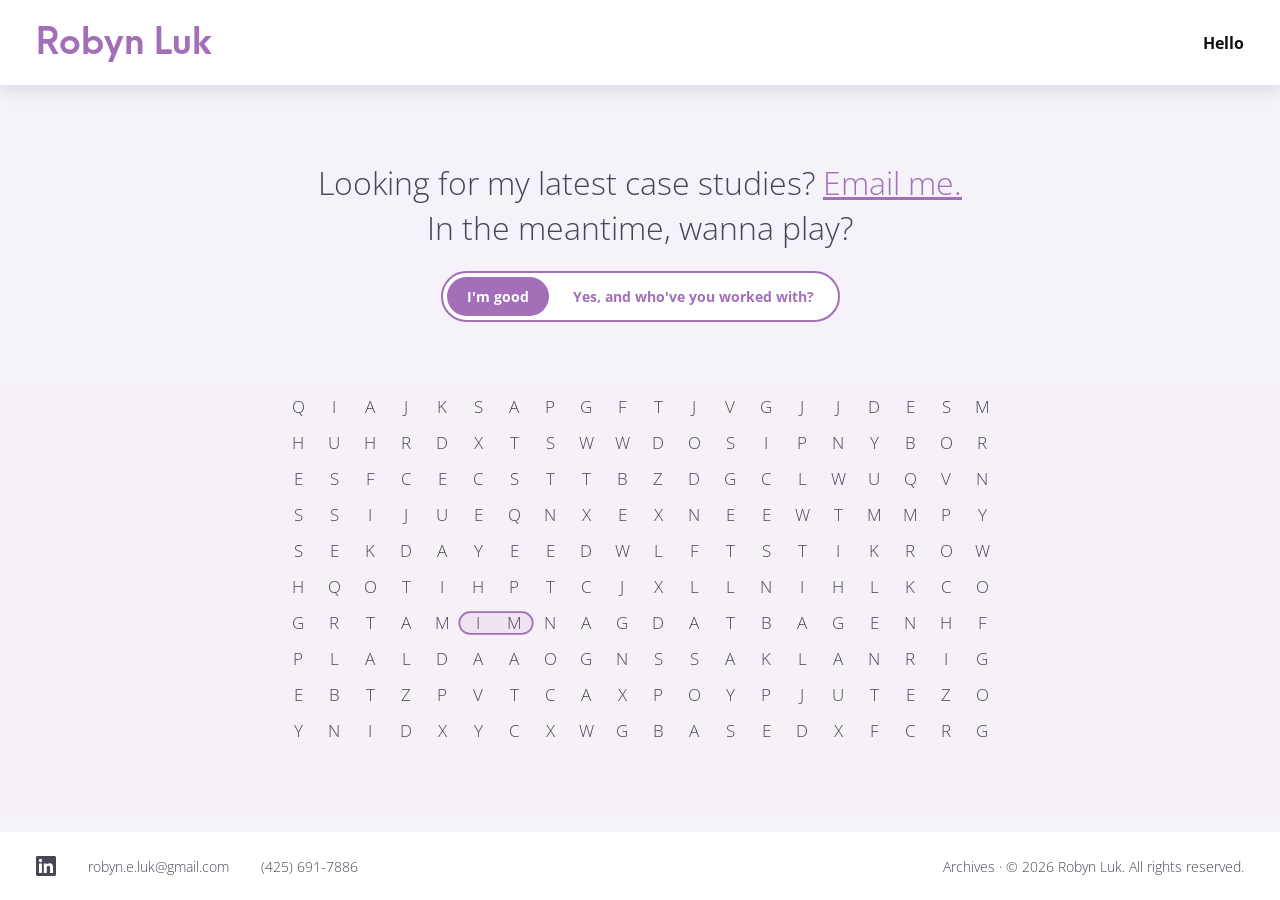
<file: index.html>
<!doctype html>
<html lang="en">
<head>
<meta charset="UTF-8" />
<meta name="viewport" content="width=device-width, initial-scale=1.0" />
<title>Robyn Luk — Product and Content Designer</title>
<meta name="description" content="Robyn Luk is a product and content designer based in Seattle. Play a quick word search to learn about her past clients and/or ask to see her portfolio.">
<link rel="preconnect" href="https://fonts.googleapis.com">
<link rel="preconnect" href="https://fonts.gstatic.com" crossorigin>
<link href="https://fonts.googleapis.com/css2?family=Open+Sans:wght@300;400;600;700;800&display=swap" rel="stylesheet">
<link rel="stylesheet" href="style.css">
</head>
<body>
<div class="page">
  <header class="nav">
    <a class="nav__logo" href="index.html">Robyn Luk</a>
    <nav class="nav__links">
      <a class="pill" href="hello.html">Hello</a>
    </nav>
  </header>

  <p class="tagline">
    Looking for my latest case studies?<br class="mobile-break" />
    <a href="mailto:robyn.e.luk@gmail.com">Email me.</a><br />
    In the meantime, wanna play?
  </p>

  <div class="bottom-bar">
    <div class="toggle" id="modeToggle" role="group" aria-label="Puzzle mode">
      <button type="button" class="toggle__option is-active" data-mode="auto">I'm good</button>
      <button type="button" class="toggle__option" data-mode="brain">Yes, and who've you worked with?</button>
    </div>
    <div class="checklist is-hidden" id="checklist"></div>
  </div>

  <main class="puzzle-area">
    <div class="grid-wrap" id="gridWrap">
      <div class="letters" id="letters"></div>
      <svg class="overlay" id="overlay"></svg>
    </div>
  </main>

  <footer class="site-footer">
    <div class="site-footer__contact">
      <a href="https://www.linkedin.com/in/robyn-luk-3834b85a" target="_blank" rel="noopener noreferrer" aria-label="LinkedIn">
        <svg width="20" height="20" viewBox="0 0 24 24" fill="currentColor" aria-hidden="true"><path d="M20.447 20.452h-3.554v-5.569c0-1.328-.027-3.037-1.852-3.037-1.853 0-2.136 1.445-2.136 2.939v5.667H9.351V9h3.414v1.561h.046c.477-.9 1.637-1.85 3.37-1.85 3.601 0 4.267 2.37 4.267 5.455v6.286zM5.337 7.433a2.062 2.062 0 1 1 0-4.124 2.062 2.062 0 0 1 0 4.124zM7.114 20.452H3.558V9h3.556v11.452zM22.225 0H1.771C.792 0 0 .774 0 1.729v20.542C0 23.227.792 24 1.771 24h20.451C23.2 24 24 23.227 24 22.271V1.729C24 .774 23.2 0 22.222 0h.003z"/></svg>
      </a>
      <a href="mailto:robyn.e.luk@gmail.com">robyn.e.luk@gmail.com</a>
      <a href="tel:+14256917886">(425) 691-7886</a>
    </div>
    <p class="site-footer__copyright"><a href="https://www.cargocollective.com/robynluk" target="_blank" rel="noopener noreferrer">Archives</a> &middot; &copy; 2026 Robyn Luk. All rights reserved.</p>
  </footer>

  <div class="modal" id="winModal" hidden>
    <div class="modal__card">
      <h2 id="modalTitle">Way to go</h2>
      <p id="modalSubtitle">When was the last time you were in flow state?</p>
      <button type="button" class="modal__restart" id="modalCta">Next level</button>
    </div>
  </div>
</div>

<script type="module" src="js/main.js"></script>
</body>
</html>
</file>
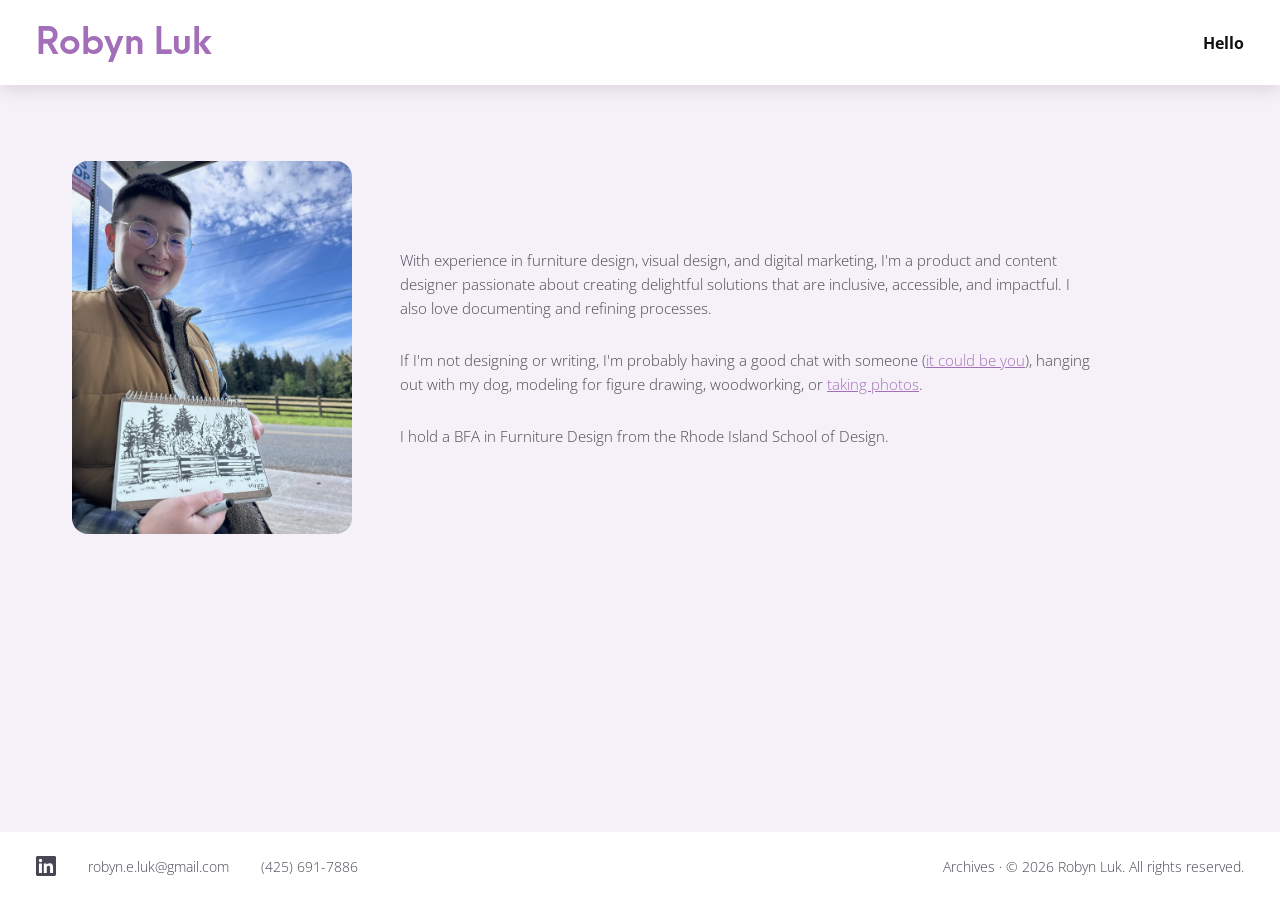
<file: hello.html>
<!doctype html>
<html lang="en">
<head>
<meta charset="UTF-8" />
<meta name="viewport" content="width=device-width, initial-scale=1.0" />
<title>Robyn Luk — Hello</title>
<link rel="preconnect" href="https://fonts.googleapis.com">
<link rel="preconnect" href="https://fonts.gstatic.com" crossorigin>
<link href="https://fonts.googleapis.com/css2?family=Open+Sans:wght@300;400;600;700;800&display=swap" rel="stylesheet">
<link rel="stylesheet" href="style.css">
</head>
<body>
<div class="page page--scroll">
  <header class="nav">
    <a class="nav__logo" href="index.html">Robyn Luk</a>
    <nav class="nav__links">
      <a class="pill" href="hello.html">Hello</a>
    </nav>
  </header>

  <main class="static-content">
    <div class="bio-layout">
      <figure class="bio-photo">
        <img src="assets/img/sketching.jpg" width="675" height="900" alt="Robyn holding up a pen-and-ink sketchbook drawing of trees and a fence, at a bus stop on a sunny day" />
      </figure>
      <div class="bio">
        <p>With experience in furniture design, visual design, and digital marketing, I'm a product and content designer passionate about creating delightful solutions that are inclusive, accessible, and impactful. I also love documenting and refining processes.</p>
        <p>If I'm not designing or writing, I'm probably having a good chat with someone (<a href="mailto:robyn.e.luk@gmail.com">it could be you</a>), hanging out with my dog, modeling for figure drawing, woodworking, or <a href="http://robynlukphotography.tumblr.com" target="_blank" rel="noopener noreferrer">taking photos</a>.</p>
        <p>I hold a BFA in Furniture Design from the Rhode Island School of Design.</p>
      </div>
    </div>
  </main>

  <footer class="site-footer">
    <div class="site-footer__contact">
      <a href="https://www.linkedin.com/in/robyn-luk-3834b85a" target="_blank" rel="noopener noreferrer" aria-label="LinkedIn">
        <svg width="20" height="20" viewBox="0 0 24 24" fill="currentColor" aria-hidden="true"><path d="M20.447 20.452h-3.554v-5.569c0-1.328-.027-3.037-1.852-3.037-1.853 0-2.136 1.445-2.136 2.939v5.667H9.351V9h3.414v1.561h.046c.477-.9 1.637-1.85 3.37-1.85 3.601 0 4.267 2.37 4.267 5.455v6.286zM5.337 7.433a2.062 2.062 0 1 1 0-4.124 2.062 2.062 0 0 1 0 4.124zM7.114 20.452H3.558V9h3.556v11.452zM22.225 0H1.771C.792 0 0 .774 0 1.729v20.542C0 23.227.792 24 1.771 24h20.451C23.2 24 24 23.227 24 22.271V1.729C24 .774 23.2 0 22.222 0h.003z"/></svg>
      </a>
      <a href="mailto:robyn.e.luk@gmail.com">robyn.e.luk@gmail.com</a>
      <a href="tel:+14256917886">(425) 691-7886</a>
    </div>
    <p class="site-footer__copyright"><a href="https://www.cargocollective.com/robynluk" target="_blank" rel="noopener noreferrer">Archives</a> &middot; &copy; 2026 Robyn Luk. All rights reserved.</p>
  </footer>
</div>
</body>
</html>
</file>
<file: style.css>
/* Arca Majora 3 (Bold) is a commercial display font (OH no Type Co),
   licensed and included here as assets/fonts/ArcaMajora3-Bold.woff2. */
@font-face {
  font-family: "Arca Majora 3";
  src: url("assets/fonts/ArcaMajora3-Bold.woff2") format("woff2");
  font-weight: 700;
  font-display: swap;
}

:root {
  --purple: #A36FB8;
  --purple-soft: rgba(163, 111, 184, 0.12);
  --ink: #474754;
  --bg: #f5f2fa;
  --grid-bg: #F6F1F8;
}

* { box-sizing: border-box; }

html, body {
  margin: 0;
  height: 100%;
  background: var(--bg);
  color: var(--ink);
  font-family: 'Open Sans', sans-serif;
}

.page {
  height: 100vh;
  display: flex;
  flex-direction: column;
  gap: 20px;
  overflow: hidden;
}

/* Used by pages whose content is naturally longer than one viewport (bio)
   — same nav/footer chrome as the home page, but scrolls normally instead
   of forcing everything above the fold. */
.page--scroll {
  height: auto;
  min-height: 100vh;
  overflow: visible;
  gap: 0;
}

.static-content {
  flex: 1 1 auto;
  background: var(--grid-bg);
  padding: 76px 72px 56px;
  display: flex;
  justify-content: center;
  /* Without this, flex's default align-items:stretch makes .bio-layout
     fill the section's full height instead of just its content height —
     which then breaks .bio's vertical centering against the photo, since
     it'd be centering within that oversized stretched box instead. */
  align-items: flex-start;
}

.bio-layout {
  display: flex;
  align-items: flex-start;
  gap: 48px;
  /* No width:100% here on purpose — .bio-layout should shrink-wrap its
     content (photo + gap + .bio's own capped width) so .static-content's
     justify-content:center actually centers the whole photo+text unit as
     a group, instead of stretching edge-to-edge and leaving the content
     stuck flush against the left side of that wide box. */
}

.bio-photo {
  flex: 0 0 280px;
  margin: 0;
}

.bio-photo img {
  width: 100%;
  height: auto;
  border-radius: 16px;
  display: block;
}

.bio {
  flex: 1 1 auto;
  align-self: center;
  max-width: 700px;
  width: 100%;
  font-family: 'Open Sans', sans-serif;
  font-weight: 300;
  font-size: 15px;
  line-height: 1.6;
  color: var(--ink);
}

.bio p {
  margin: 0 0 28px;
}

/* Without this, the last paragraph's own bottom margin still counts toward
   .bio's total box height with no visible content to show for it — since
   .bio is vertically centered as a whole box (align-self:center, below),
   that invisible trailing space pushes the actually-visible text above
   true center. Removing it is what makes the centering correct, not a
   nudge value. */
.bio p:last-child {
  margin-bottom: 0;
}

.bio a {
  color: var(--purple);
  text-decoration: underline;
}

.nav {
  flex: 0 0 auto;
  display: flex;
  align-items: center;
  justify-content: space-between;
  /* Right side is 24px tighter than the left: .pill's own 24px horizontal
     padding insets "Hello"'s visible text from its box edge, so trimming
     the box's own right inset by that much lines the visible text up at
     the same 36px inset as the logo's text on the left. */
  padding: 20px 12px 20px 36px;
  /* Without a fixed height, the nav's box height is derived from the
     logo text's rendered line height — which measurably differs by a few
     px between the very first paint and its settled state (web font
     metrics settling in), causing the whole nav to visibly grow/shrink
     once on load. A fixed height (matching the settled state, confirmed
     via direct measurement) keeps the box stable regardless; contents
     stay vertically centered within it via align-items:center above. */
  height: 85px;
  background: #fff;
  box-shadow: 0px 4px 18px 0px rgba(0, 0, 0, 0.12);
  position: relative;
  z-index: 5;
}

.nav__logo {
  font-family: "Arca Majora 3", "Poppins", "Open Sans", sans-serif;
  font-weight: 700;
  font-size: 36px;
  color: var(--purple);
  text-decoration: none;
  transition: color 0.15s ease;
}

.nav__logo:hover {
  color: #111;
}

.nav__links {
  display: flex;
  gap: 12px;
}

.pill {
  padding: 10px 24px;
  border-radius: 100px;
  background: #fff;
  color: #111;
  font-weight: 700;
  text-decoration: none;
  transition: color 0.15s ease;
}

.pill:hover {
  color: var(--purple);
}

.tagline {
  flex: 0 0 auto;
  margin: 56px 0 0;
  padding: 0 56px;
  text-align: center;
  font-family: 'Open Sans', sans-serif;
  font-weight: 300;
  font-size: 32px;
  line-height: 1.4;
  color: var(--ink);
}

/* Forces "Email me." onto its own line only where it's needed to avoid a
   widow/orphan (mobile) — hidden by default so tablet/desktop keep their
   natural (already widow-free) wrap instead of an unnecessary extra line. */
.tagline .mobile-break {
  display: none;
}

.tagline a {
  color: var(--purple);
  text-decoration: underline;
}

.puzzle-area {
  flex: 1 1 auto;
  min-height: 0;
  display: flex;
  align-items: flex-start;
  justify-content: center;
  /* This copy's layout puts the grid directly above the footer (no toggle in
     between), so its trailing gap is bumped to match the nav-to-intro gap. */
  padding: 0 56px 56px;
  background: var(--grid-bg);
}

.grid-wrap {
  position: relative;
}

.grid-wrap.is-interactive {
  cursor: url("[data-uri]") 12 19, pointer;
}

.letters {
  display: grid;
}

.letters .cell {
  position: relative;
  display: flex;
  align-items: center;
  justify-content: center;
  font-weight: 300;
  text-transform: uppercase;
  color: var(--ink);
  user-select: none;
  border-radius: 6px;
  transition: background 0.15s ease, transform 0.15s ease;
}

.letters .cell.is-shake {
  animation: shake 0.3s ease;
}

@keyframes shake {
  0%, 100% { transform: translateX(0); }
  25% { transform: translateX(-3px); }
  75% { transform: translateX(3px); }
}

.overlay {
  position: absolute;
  top: 0;
  left: 0;
  overflow: visible;
  pointer-events: none;
}

.overlay .capsule {
  fill: var(--purple);
  fill-opacity: 0;
  stroke: var(--purple);
  stroke-width: 1.75;
  transition: fill-opacity 1.4s ease-out;
}

.overlay .capsule.is-filled {
  fill-opacity: 0.1;
}

.overlay .drag-line {
  stroke: var(--purple);
  stroke-width: 3;
  stroke-linecap: round;
  opacity: 0;
}

/* Stands in for .drag-line's zero-length "dot" on mobile, where that dot's
   fixed 3px size reads as basically invisible — an actual circle around
   the first selected letter instead. */
.overlay .start-circle {
  fill: none;
  stroke: var(--purple);
  stroke-width: 2;
  opacity: 0;
}

.bottom-bar {
  flex: 0 0 auto;
  display: flex;
  flex-direction: column;
  align-items: center;
  gap: 30px;
  padding: 0 24px;
}

.site-footer {
  flex: 0 0 auto;
  display: flex;
  flex-direction: row;
  align-items: center;
  justify-content: space-between;
  gap: 24px;
  padding: 24px 36px;
  background: #fff;
  font-family: 'Open Sans', sans-serif;
  font-weight: 300;
  font-size: 14px;
  color: var(--ink);
}

.site-footer__copyright {
  margin: 0;
}

.site-footer__copyright a {
  color: var(--ink);
  text-decoration: none;
}

.site-footer__copyright a:hover {
  color: var(--purple);
}

.site-footer__contact {
  display: flex;
  align-items: center;
  gap: 32px;
}

.site-footer__contact a {
  color: var(--ink);
  text-decoration: none;
  display: flex;
  align-items: center;
}

.site-footer__contact a:hover {
  color: var(--purple);
}

.toggle {
  display: inline-flex;
  border: 2px solid var(--purple);
  border-radius: 100px;
  padding: 4px;
  gap: 4px;
  background: #fff;
}

.toggle__option {
  border: none;
  background: transparent;
  color: var(--purple);
  font-family: inherit;
  font-weight: 700;
  padding: 10px 20px;
  border-radius: 100px;
  cursor: pointer;
  font-size: 14px;
  transition: background 0.2s ease, color 0.2s ease;
}

.toggle__option.is-active {
  background: var(--purple);
  color: #fff;
}

.checklist {
  display: flex;
  flex-wrap: wrap;
  align-items: center;
  gap: 20px;
  justify-content: center;
  /* The checklist ships empty in the HTML and only gets its chips from
     main.js a moment later — without a reserved height, that first empty
     frame gives .puzzle-area extra room it then has to give back once the
     chips land, visible as the grid shrinking right after load. Reserving
     the settled single-row height here (measured directly) up front
     avoids that handoff entirely. */
  min-height: 17px;
}

/* Auto mode's checklist stays present but invisible — on desktop/tablet
   its space must stay reserved too (cell size there is height-sensitive,
   so removing the reservation would resize the grid on every mode
   switch). Mobile overrides this to actually collapse the space instead
   — see the mobile media query below. */
.checklist.is-hidden {
  visibility: hidden;
}

.checklist .chip {
  color: var(--purple);
  font-size: 12px;
  font-weight: 700;
  text-transform: uppercase;
}

.checklist .chip.is-found {
  text-decoration: line-through;
  opacity: 0.45;
}

.modal {
  position: fixed;
  inset: 0;
  background: rgba(30, 20, 45, 0.55);
  display: flex;
  align-items: center;
  justify-content: center;
  z-index: 50;
}

.modal[hidden] {
  display: none;
}

.modal__card {
  background: #fff;
  border-radius: 20px;
  padding: 32px 40px;
  text-align: center;
  max-width: 480px;
  width: 90%;
  min-height: 224px;
  display: flex;
  flex-direction: column;
  justify-content: center;
}

.modal__card h2 {
  color: var(--ink);
  margin: 0 0 8px;
}

.modal__restart {
  align-self: center;
  margin-top: 8px;
  padding: 10px 24px;
  border-radius: 100px;
  border: none;
  background: var(--purple);
  color: #fff;
  font-weight: 700;
  cursor: pointer;
}

/* Tablet: the desktop layout's fixed 56px/40px side paddings are too wide
   once the viewport itself shrinks toward this range — everything else
   (100vh/overflow:hidden, single-row toggle/checklist/footer) still fits,
   so only side padding gets dialed back here. */
@media (max-width: 1024px) {
  /* Lighter than the desktop stroke — on touch devices (tablet and mobile,
     both covered by this max-width) the default weight reads as a bit
     heavy against the letters. */
  .overlay .capsule {
    stroke-width: 1.3;
  }

  .tagline {
    padding: 0 28px;
  }

  .puzzle-area {
    padding: 0 28px 28px;
  }

  .static-content {
    padding: 56px 72px 28px;
  }

  /* Narrower tablet widths squeeze .bio's column enough that its text can
     wrap taller than the photo, breaking the vertical-centering — the
     smaller font trims line count to compensate for the wider gap here,
     without touching the photo itself. */
  .bio-layout {
    gap: 40px;
  }

  .bio {
    font-size: 14px;
  }

  .bottom-bar {
    padding: 0 16px;
  }

  /* Tablet widths wrap the checklist to more than one row — reserve that
     settled height too (same reasoning as the base rule above). */
  .checklist {
    min-height: 53px;
  }
}

/* Mobile: the desktop layout genuinely breaks below this width (grid runs
   off-screen, toggle/checklist/footer rows have nowhere to wrap), so this
   switches to a normal scrolling page with tighter, stacked chrome. The
   grid itself also gets narrower/taller dimensions, set responsively in
   js/main.js (ROWS/COLS), to match this breakpoint. */
@media (max-width: 640px) {
  .page {
    height: auto;
    min-height: 100vh;
    overflow: visible;
    gap: 12px;
  }

  .nav {
    padding: 12px 0;
    height: 66px;
  }

  .nav__logo {
    /* .pill's own 24px horizontal padding insets "Hello"'s visible text
       further from the edge than the logo's bare text — match it so both
       read as equally far from the edge, not lopsided. */
    margin-left: 24px;
    font-size: 24px;
  }

  .tagline {
    margin: 20px 0 0;
    padding: 0 24px;
    font-size: 20px;
  }

  .tagline .mobile-break {
    display: inline;
  }

  /* Deliberately tighter than the nav/tagline's 24px inset above — the grid
     benefits more from the extra width (bigger, more legible cells) than
     it loses from being very slightly less aligned with the text above it. */
  .puzzle-area {
    padding: 0 13px 12px;
  }

  .static-content {
    padding: 24px 24px;
  }

  .bio-layout {
    flex-direction: column;
    align-items: center;
    gap: 24px;
  }

  .bio-photo {
    flex: 0 0 auto;
    max-width: 180px;
    width: 100%;
    /* Cancel the desktop/tablet optical-alignment nudge — mobile stacks
       the photo above the text, so there's no baseline to align against,
       and this keeps the top/side/gap spacing genuinely equal. */
    margin: 0;
  }

  /* Tablet's 14px font-size override would otherwise cascade down here
     too, reintroducing a size jump across the breakpoint that was
     deliberately removed earlier. */
  .bio {
    font-size: 15px;
  }

  .bottom-bar {
    /* Matches .puzzle-area's mobile side padding so the checklist and the
       grid below it share the same horizontal insets. */
    padding: 0 13px;
    gap: 16px;
  }

  .toggle {
    width: 100%;
    max-width: 320px;
  }

  .toggle__option {
    flex: 1;
    font-size: 12px;
    padding: 10px 8px;
  }

  /* flex-wrap's row-splitting is width-dependent — at some mobile widths
     (e.g. iPhone 14, 390px) it fits 5 chips on the first row, stretching
     nearly edge-to-edge; at others (e.g. iPhone SE, 375px) it naturally
     wraps to 3 comfortable rows. A fixed 3-column grid makes the 3-row
     layout deterministic across every mobile width instead of leaving it
     up to how much happens to fit. */
  .checklist {
    display: grid;
    grid-template-columns: repeat(3, 1fr);
    justify-items: center;
    align-items: center;
    column-gap: 8px;
    row-gap: 12px;
    min-height: 108px;
  }

  /* Unlike desktop/tablet, mobile's grid cell size is driven purely by
     available width (see fitToContainer in gridRenderer.js), not height —
     so collapsing the checklist's reserved space here can never resize
     the grid, only reposition it. This closes the gap above the grid in
     auto mode; toggling to manual mode pushes the grid back down to
     make room, with the grid itself staying pixel-identical throughout. */
  .checklist.is-hidden {
    display: none;
  }

  /* Centered rather than left-hugged — a left-aligned stack of "contact
     row, then copyright" read like an accident, not a deliberate layout. */
  .site-footer {
    flex-direction: column;
    align-items: center;
    text-align: center;
    gap: 8px;
    padding: 24px 12px;
  }

  /* On the word-search page specifically (footer directly follows the
     grid here, not on hello.html's bio layout), match the 32px nav-to-
     tagline gap above — the flex gap alone only gives 12px otherwise. */
  .puzzle-area + .site-footer {
    margin-top: 20px;
  }

  .site-footer__contact {
    flex-wrap: wrap;
    justify-content: center;
    gap: 16px;
  }

  .modal__card {
    padding: 24px;
  }
}
</file>
